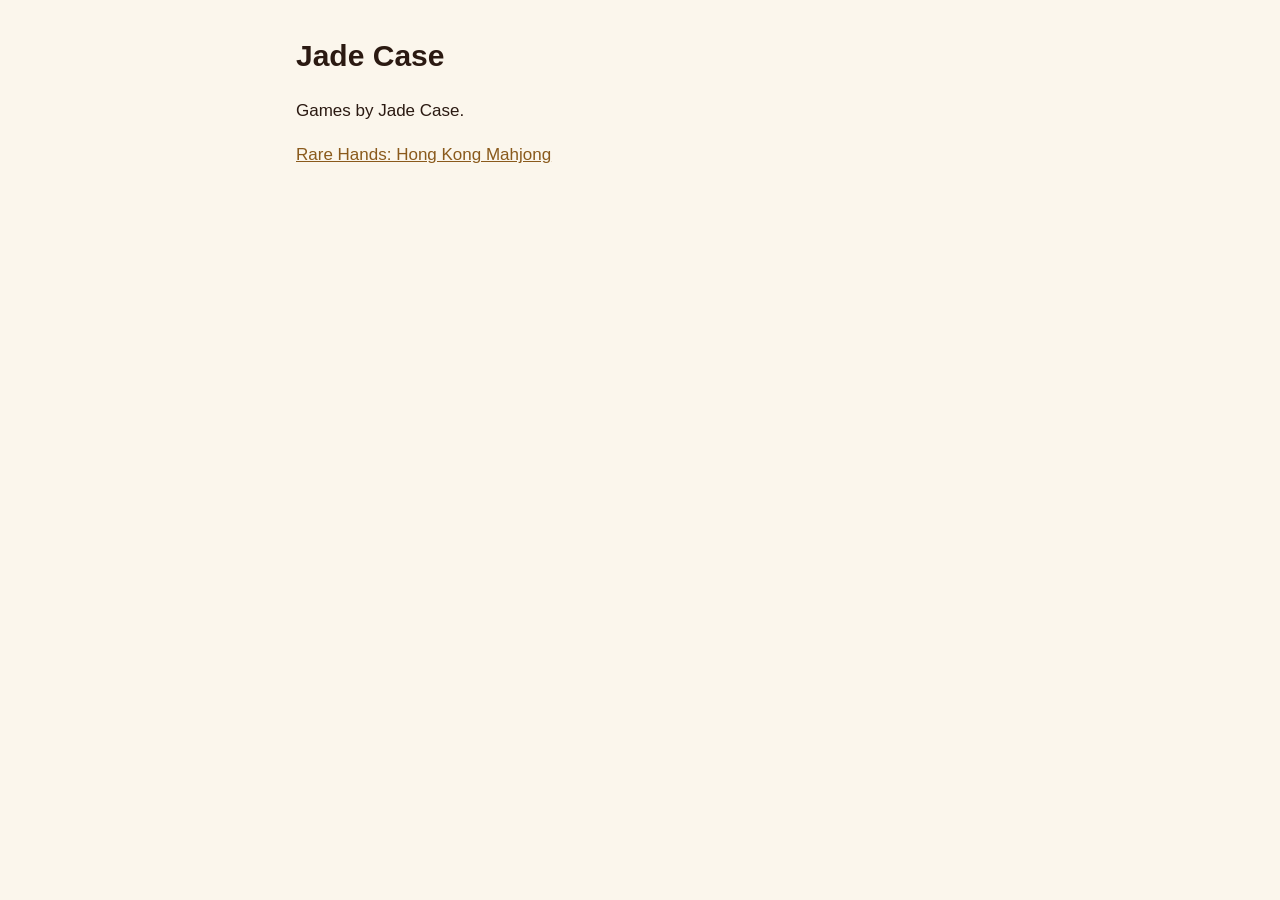
<file: index.html>
<!doctype html>
<html lang="en">
<head>
<meta charset="utf-8">
<meta name="viewport" content="width=device-width, initial-scale=1">
<title>Jade Case</title>
<link rel="stylesheet" href="rare-hands/style.css">
</head>
<body>
<main>
<h1>Jade Case</h1>
<p>Games by Jade Case.</p>
<p><a href="rare-hands/">Rare Hands: Hong Kong Mahjong</a></p>
</main>
</body>
</html>
</file>
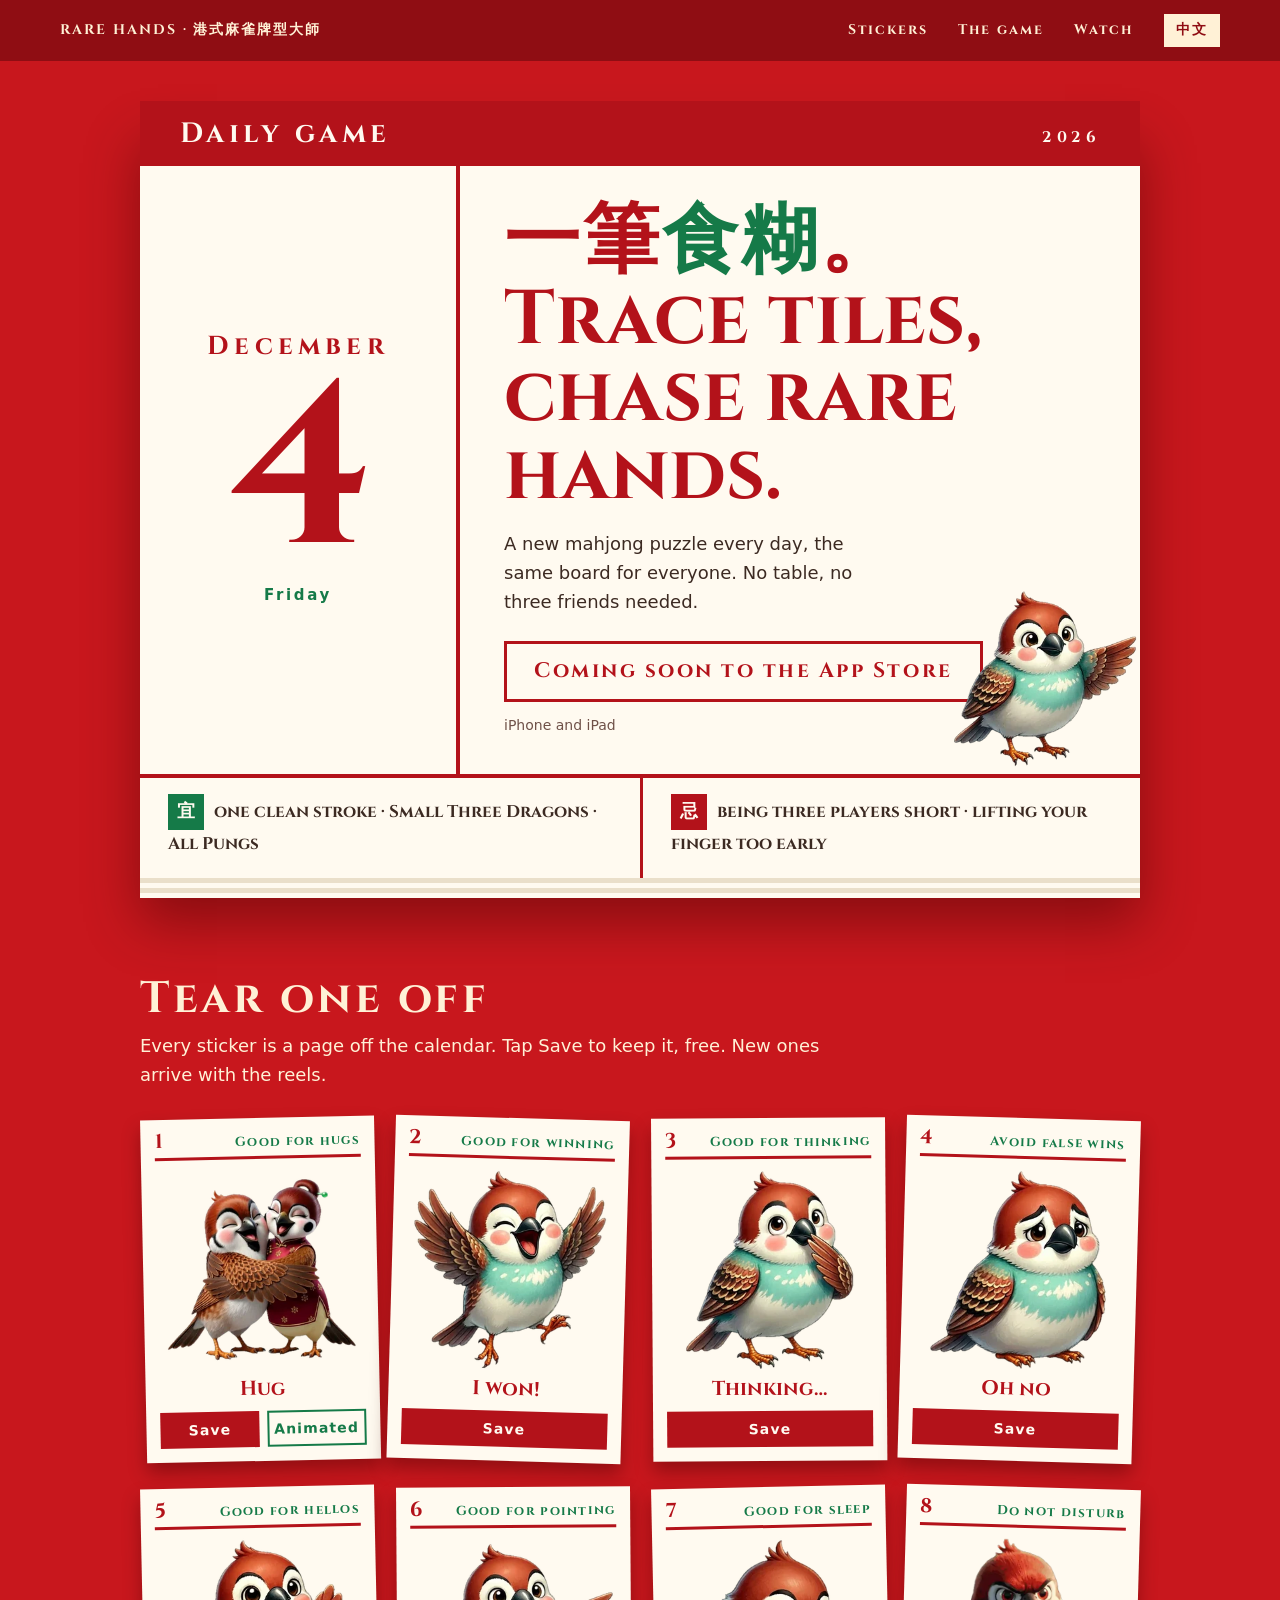
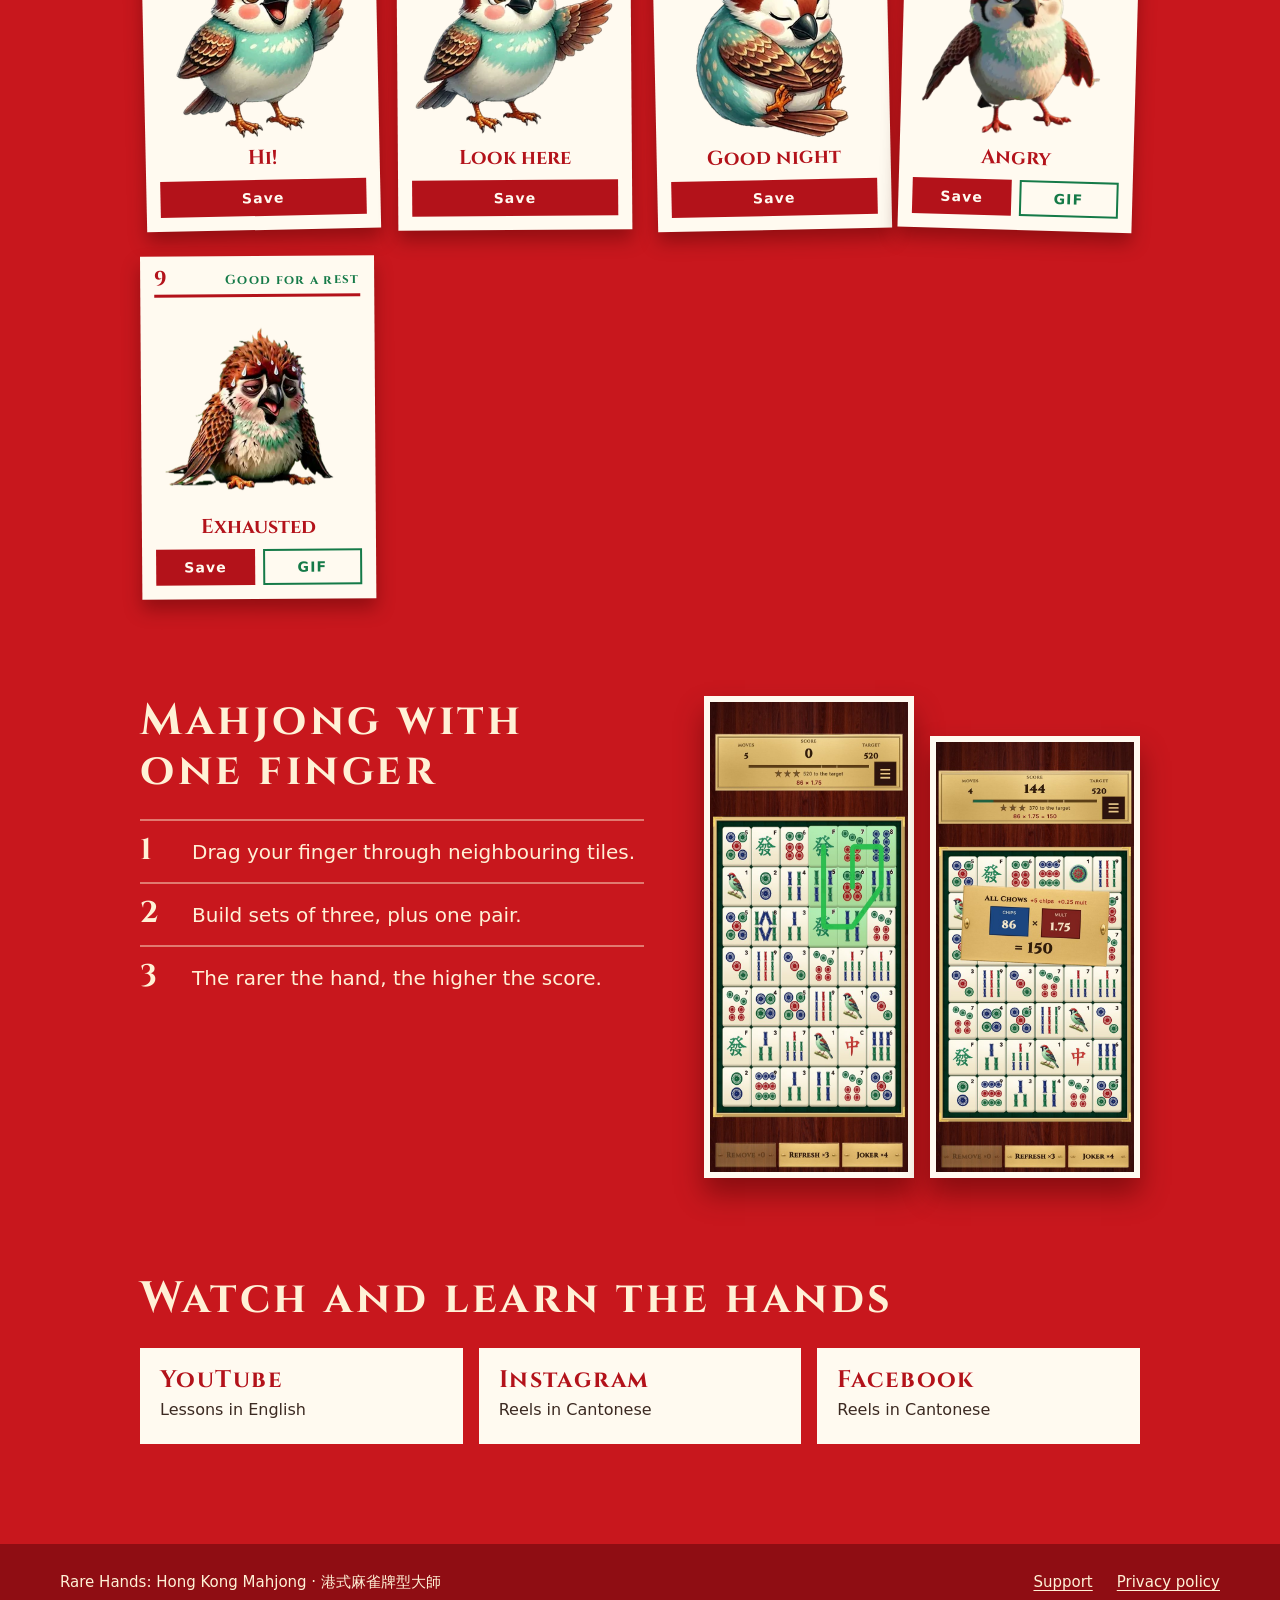
<file: rare-hands/index.html>
<!doctype html>
<html lang="en">
<head>
<meta charset="utf-8">
<meta name="viewport" content="width=device-width, initial-scale=1">
<title>Rare Hands: Hong Kong Mahjong</title>
<meta name="description" content="Rare Hands is a Hong Kong mahjong puzzle for one: trace tiles, chase rare hands. Free sparrow stickers to save and share.">
<meta name="theme-color" content="#8f0d13">
<meta property="og:title" content="Rare Hands: Hong Kong Mahjong">
<meta property="og:description" content="Trace tiles. Chase rare hands. Plus free sparrow stickers.">
<meta property="og:image" content="https://fkllfkll.github.io/rare-hands/stickers/hug.png">
<link rel="stylesheet" href="home.css">
</head>
<body>

<header class="top">
  <span>RARE HANDS · 港式麻雀牌型大師</span>
  <nav aria-label="Page">
    <a href="#stickers" data-zh="貼圖">Stickers</a>
    <a href="#game" data-zh="點玩">The game</a>
    <a href="#watch" data-zh="短片">Watch</a>
    <button class="lang" type="button" id="lang" aria-label="切換到中文">中文</button>
  </nav>
</header>

<main>
<section class="pad wrap" aria-labelledby="title">
  <div class="pad-head"><span data-zh="每日一局">Daily game</span><span id="monthYear"></span></div>
  <div class="sheet-top">
    <div class="date" aria-hidden="true">
      <div class="date-month" id="month">麻雀</div>
      <div class="date-day" id="day">中</div>
      <div class="date-week" id="week">RARE HANDS</div>
    </div>
    <div class="pitch">
      <h1 id="title"><span class="zh-line" lang="zh-Hant">一筆<em>食糊</em>。</span><span data-zh="">Trace tiles, chase rare hands.</span></h1>
      <p class="lead" data-zh="每日一局新牌陣，人人同一副牌。唔使麻雀枱，一缺三都照開枱。">A new mahjong puzzle every day, the same board for everyone. No table, no three friends needed.</p>
      <span class="get" id="get" aria-disabled="true" data-zh="即將登陸 App Store">Coming soon to the App Store</span>
      <span class="get-note" data-zh="iPhone 同 iPad">iPhone and iPad</span>
      <img class="pitch-bird" src="stickers/thumb/point.webp" alt="" width="300" height="300">
    </div>
  </div>
  <div class="almanac">
    <div><b lang="zh-Hant">宜</b><span id="good" data-zh="對對糊 · 一筆過 · 傳貼圖俾阿媽">All Pungs · one clean stroke · sending mum a sticker</span></div>
    <div><b lang="zh-Hant">忌</b><span id="bad" data-zh="詐糊 · 一缺三">False wins · being three players short</span></div>
  </div>
</section>

<section class="wall wrap" id="stickers" aria-labelledby="stickers-title">
  <h2 id="stickers-title" data-zh="撕一張，傳出去">Tear one off</h2>
  <p data-zh="每張貼圖都係一頁日曆，撳「儲存」就攞得走，免費。新貼圖跟住短片陸續有。">Every sticker is a page off the calendar. Tap Save to keep it, free. New ones arrive with the reels.</p>
  <ul class="sheets">
    <li class="sticker"><div class="sticker-no">1<span data-zh="宜攬攬">Good for hugs</span></div>
      <img src="stickers/thumb/hug.webp" alt="Two sparrows hugging cheek to cheek" width="300" height="300" loading="lazy">
      <h3 data-zh="攬攬">Hug</h3>
      <div class="sticker-save"><a href="stickers/hug.png" download="rare-hands-hug.png" data-zh="儲存">Save</a><a href="stickers/hug-animated.webp" download="rare-hands-hug-animated.webp" data-zh="動態版">Animated</a></div></li>
    <li class="sticker"><div class="sticker-no">2<span data-zh="宜食糊">Good for winning</span></div>
      <img src="stickers/thumb/cheer.webp" alt="The sparrow cheering with both wings up" width="300" height="300" loading="lazy">
      <h3 data-zh="食糊！">I won!</h3>
      <div class="sticker-save"><a href="stickers/cheer.png" download="rare-hands-i-won.png" data-zh="儲存">Save</a></div></li>
    <li class="sticker"><div class="sticker-no">3<span data-zh="宜諗清楚">Good for thinking</span></div>
      <img src="stickers/thumb/think.webp" alt="The sparrow thinking, wing on chin" width="300" height="300" loading="lazy">
      <h3 data-zh="諗緊……">Thinking…</h3>
      <div class="sticker-save"><a href="stickers/think.png" download="rare-hands-thinking.png" data-zh="儲存">Save</a></div></li>
    <li class="sticker"><div class="sticker-no">4<span data-zh="忌詐糊">Avoid false wins</span></div>
      <img src="stickers/thumb/sad.webp" alt="The sparrow looking sad" width="300" height="300" loading="lazy">
      <h3 data-zh="詐糊……">Oh no</h3>
      <div class="sticker-save"><a href="stickers/sad.png" download="rare-hands-oh-no.png" data-zh="儲存">Save</a></div></li>
    <li class="sticker"><div class="sticker-no">5<span data-zh="宜打招呼">Good for hellos</span></div>
      <img src="stickers/thumb/wave.webp" alt="The sparrow waving" width="300" height="300" loading="lazy">
      <h3 data-zh="喂！">Hi!</h3>
      <div class="sticker-save"><a href="stickers/wave.png" download="rare-hands-hi.png" data-zh="儲存">Save</a></div></li>
    <li class="sticker"><div class="sticker-no">6<span data-zh="宜睇清楚">Good for pointing</span></div>
      <img src="stickers/thumb/point.webp" alt="The sparrow pointing to one side" width="300" height="300" loading="lazy">
      <h3 data-zh="睇呢度">Look here</h3>
      <div class="sticker-save"><a href="stickers/point.png" download="rare-hands-look-here.png" data-zh="儲存">Save</a></div></li>
    <li class="sticker"><div class="sticker-no">7<span data-zh="宜早瞓">Good for sleep</span></div>
      <img src="stickers/thumb/sleep.webp" alt="The sparrow asleep" width="300" height="300" loading="lazy">
      <h3 data-zh="瞓喇">Good night</h3>
      <div class="sticker-save"><a href="stickers/sleep.png" download="rare-hands-good-night.png" data-zh="儲存">Save</a></div></li>
    <li class="sticker"><div class="sticker-no">8<span data-zh="忌搞我">Do not disturb</span></div>
      <img src="stickers/thumb/angry-animated.webp" alt="The sparrow puffing up, angry" width="300" height="300" loading="lazy">
      <h3 data-zh="嬲爆">Angry</h3>
      <div class="sticker-save"><a href="stickers/angry.png" download="rare-hands-angry.png" data-zh="儲存">Save</a><a href="stickers/angry-animated.gif" download="rare-hands-angry.gif" data-zh="動態 GIF">GIF</a></div></li>
    <li class="sticker"><div class="sticker-no">9<span data-zh="宜休息">Good for a rest</span></div>
      <img src="stickers/thumb/exhausted-animated.webp" alt="The sparrow panting, then flopping flat, exhausted" width="300" height="300" loading="lazy">
      <h3 data-zh="攰到趴低">Exhausted</h3>
      <div class="sticker-save"><a href="stickers/exhausted.png" download="rare-hands-exhausted.png" data-zh="儲存">Save</a><a href="stickers/exhausted-animated.gif" download="rare-hands-exhausted.gif" data-zh="動態 GIF">GIF</a></div></li>
  </ul>
</section>

<section class="wall wrap play" id="game" aria-labelledby="game-title">
  <div>
    <h2 id="game-title" data-zh="一隻手指打麻雀">Mahjong with one finger</h2>
    <ol class="steps">
      <li data-zh="手指劃過相連嘅牌。">Drag your finger through neighbouring tiles.</li>
      <li data-zh="砌出刻子、順子，再加一對眼。">Build sets of three, plus one pair.</li>
      <li data-zh="牌型越罕有，分數越高。">The rarer the hand, the higher the score.</li>
    </ol>
  </div>
  <div class="shots">
    <img src="img/trace-en.jpg" data-src-zh="img/trace-zh.jpg" alt="The board with a line traced through six tiles" width="660" height="1434" loading="lazy">
    <img src="img/score-en.jpg" data-src-zh="img/score-zh.jpg" alt="The score plate after a hand" width="660" height="1434" loading="lazy">
  </div>
</section>

<section class="wall wrap" id="watch" aria-labelledby="watch-title">
  <h2 id="watch-title" data-zh="睇短片，學牌型">Watch and learn the hands</h2>
  <ul class="channels">
    <li><a href="https://www.youtube.com/@rarehandhkmahjong" rel="noopener"><strong>YouTube</strong><span data-zh="英文教學短片">Lessons in English</span></a></li>
    <li><a href="https://www.instagram.com/rarehandhkmahjong/" rel="noopener"><strong>Instagram</strong><span data-zh="廣東話短片">Reels in Cantonese</span></a></li>
    <li><a href="https://www.facebook.com/rarehandhkmahjong" rel="noopener"><strong>Facebook</strong><span data-zh="廣東話短片">Reels in Cantonese</span></a></li>
  </ul>
</section>
</main>

<footer>
  <span>Rare Hands: Hong Kong Mahjong · 港式麻雀牌型大師</span>
  <nav aria-label="Help"><a href="support.html" data-zh="支援">Support</a><a href="privacy.html" data-zh="私隱政策">Privacy policy</a></nav>
</footer>

<script>
(function () {
  // Set this once the game is live; the button then becomes a link.
  var APP_STORE_URL = "";
  var GOOD = [["All Pungs", "對對糊"], ["one clean stroke", "一筆過"], ["sending mum a sticker", "傳貼圖俾阿媽"], ["All Chows", "平糊"], ["Small Three Dragons", "小三元"], ["All Honors", "字一色"], ["a quick game on the bus", "搭車打返局"]];
  var BAD = [["False wins", "詐糊"], ["being three players short", "一缺三"], ["shaky fingers", "手震"], ["greed", "貪心"], ["lifting your finger too early", "太早鬆手"]];
  var WEEK_ZH = ["星期日", "星期一", "星期二", "星期三", "星期四", "星期五", "星期六"];
  var MONTH_ZH = ["一月", "二月", "三月", "四月", "五月", "六月", "七月", "八月", "九月", "十月", "十一月", "十二月"];
  var now = new Date(), dayNo = Math.floor(now.getTime() / 864e5), lang = "en";
  var $ = function (id) { return document.getElementById(id); };
  function pick(list, n, seed) { var out = []; for (var i = 0; i < n; i++) out.push(list[(seed + i * 3) % list.length]); return out; }

  // Remember each element's English text once, then swap by language.
  var nodes = [].slice.call(document.querySelectorAll("[data-zh]"));
  nodes.forEach(function (el) { el.setAttribute("data-en", el.textContent); });
  var shots = [].slice.call(document.querySelectorAll("[data-src-zh]"));
  shots.forEach(function (el) { el.setAttribute("data-src-en", el.getAttribute("src")); });

  function render() {
    var zh = lang === "zh", i = zh ? 1 : 0;
    document.documentElement.lang = zh ? "zh-Hant" : "en";
    nodes.forEach(function (el) { el.textContent = el.getAttribute(zh ? "data-zh" : "data-en"); });
    shots.forEach(function (el) { el.src = el.getAttribute(zh ? "data-src-zh" : "data-src-en"); });
    $("day").textContent = now.getDate();
    $("month").textContent = zh ? MONTH_ZH[now.getMonth()] : now.toLocaleDateString("en", { month: "long" });
    $("week").textContent = zh ? WEEK_ZH[now.getDay()] : now.toLocaleDateString("en", { weekday: "long" });
    $("monthYear").textContent = zh ? now.getFullYear() + " 年" : String(now.getFullYear());
    $("good").textContent = pick(GOOD, 3, dayNo).map(function (p) { return p[i]; }).join(" · ");
    $("bad").textContent = pick(BAD, 2, dayNo).map(function (p) { return p[i]; }).join(" · ");
    $("lang").textContent = zh ? "EN" : "中文";
    $("lang").setAttribute("aria-label", zh ? "Switch to English" : "切換到中文");
    if (APP_STORE_URL) $("get").textContent = zh ? "下載遊戲" : "Get the game";
  }

  try { lang = localStorage.getItem("lang") || ((navigator.language || "").toLowerCase().indexOf("zh") === 0 ? "zh" : "en"); } catch (e) {}
  var asked = /[?&]lang=(en|zh)\b/.exec(location.search); // a link can pick the language: ?lang=zh
  if (asked) lang = asked[1];
  $("lang").addEventListener("click", function () {
    lang = lang === "zh" ? "en" : "zh";
    try { localStorage.setItem("lang", lang); } catch (e) {}
    render();
  });

  if (APP_STORE_URL) {
    var a = document.createElement("a"), old = $("get");
    a.className = "get"; a.id = "get"; a.href = APP_STORE_URL;
    a.setAttribute("data-en", "Get the game"); a.setAttribute("data-zh", "下載遊戲");
    old.parentNode.replaceChild(a, old); nodes[nodes.indexOf(old)] = a;
  }
  render();

  // Saving: on phones the share sheet (save to Photos, send to a chat); elsewhere the link downloads the file.
  document.querySelectorAll(".sticker-save a").forEach(function (link) {
    link.addEventListener("click", function (ev) {
      var card = link.closest(".sticker");
      card.classList.remove("torn"); void card.offsetWidth; card.classList.add("torn");
      if (!navigator.canShare || !window.matchMedia("(pointer: coarse)").matches) return;
      ev.preventDefault();
      fetch(link.href).then(function (r) { return r.blob(); }).then(function (blob) {
        var file = new File([blob], link.getAttribute("download"), { type: blob.type });
        if (!navigator.canShare({ files: [file] })) throw new Error("cannot share files");
        return navigator.share({ files: [file] });
      }).catch(function (err) { if (err && err.name !== "AbortError") window.location.href = link.href; });
    });
  });
})();
</script>
</body>
</html>
</file>
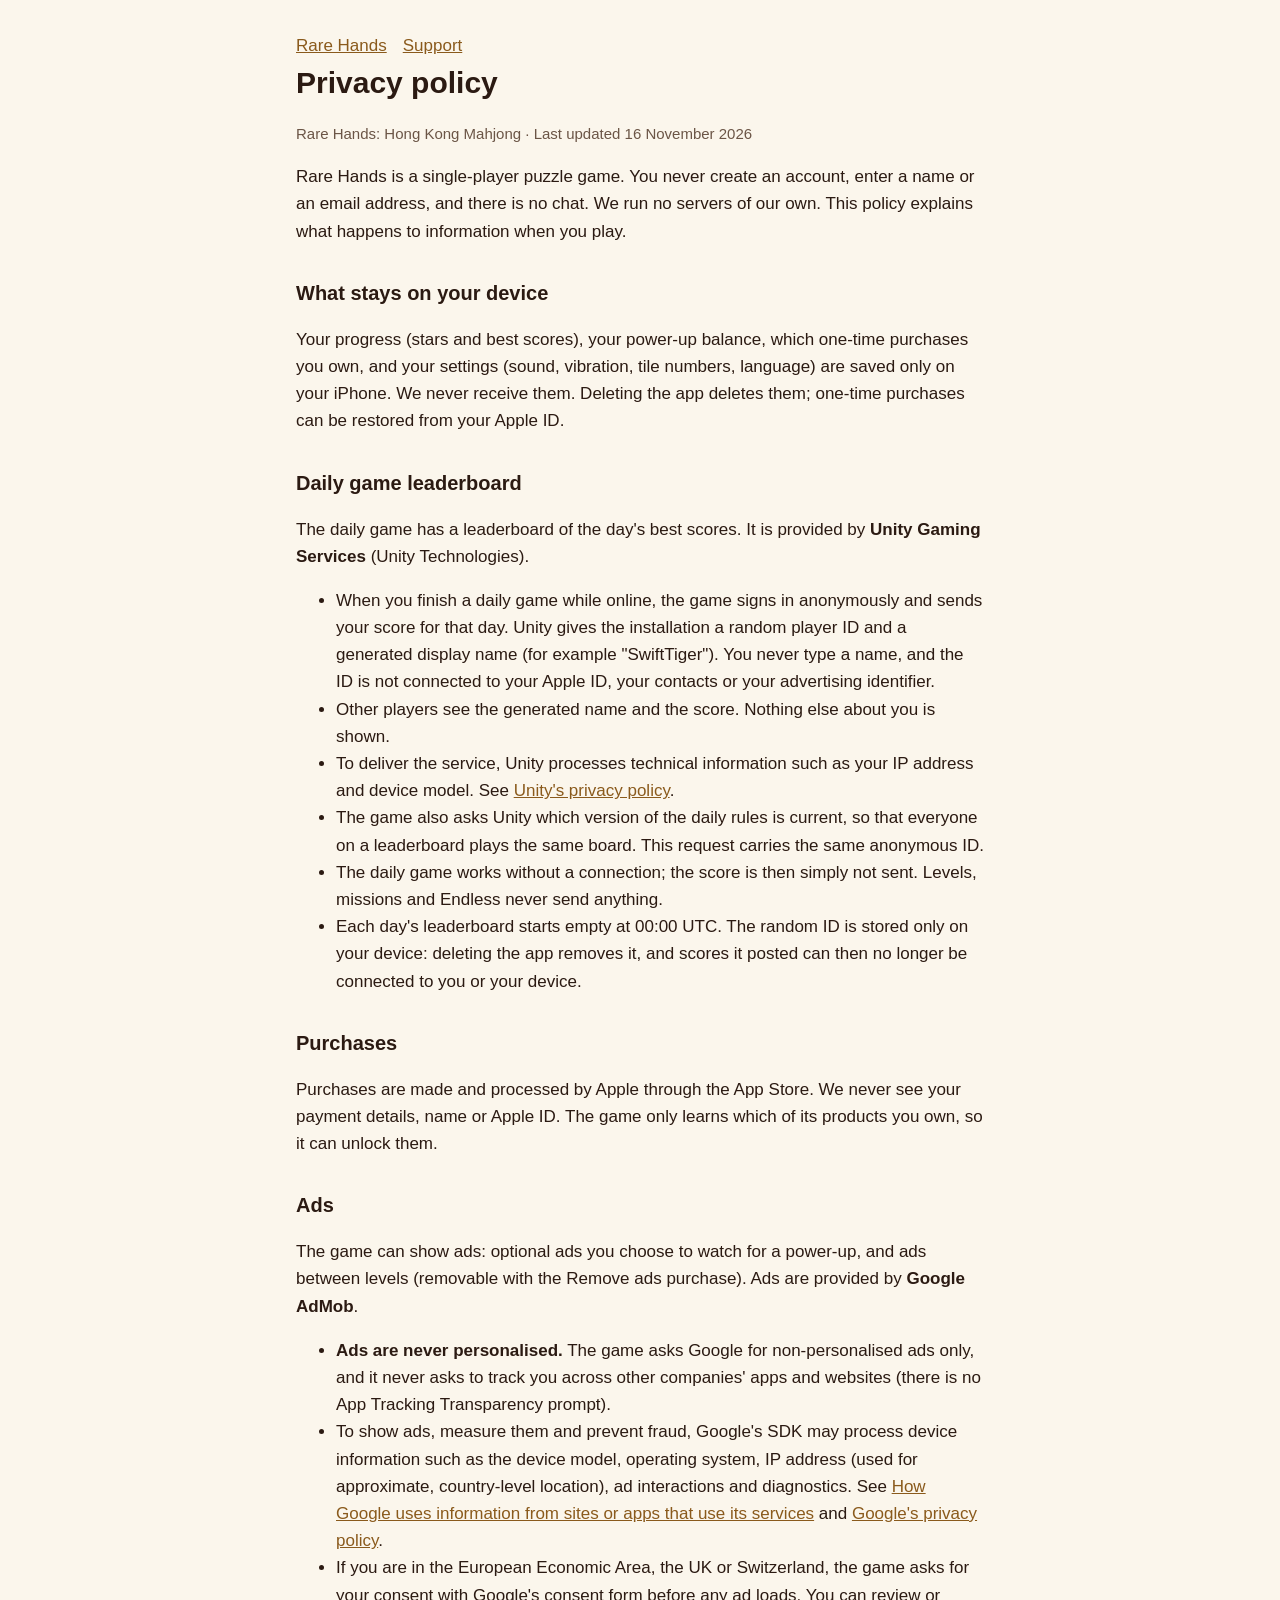
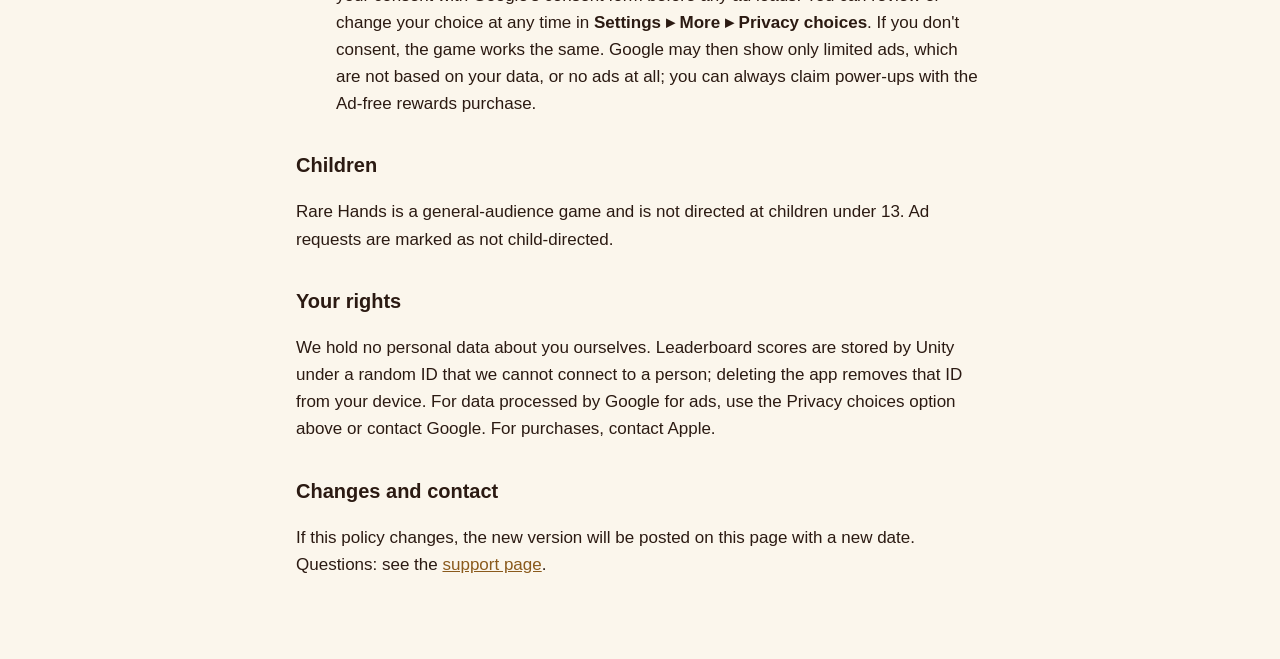
<file: rare-hands/privacy.html>
<!doctype html>
<html lang="en">
<head>
<meta charset="utf-8">
<meta name="viewport" content="width=device-width, initial-scale=1">
<title>Rare Hands · Privacy policy</title>
<link rel="stylesheet" href="style.css">
</head>
<body>
<main>
<nav><a href="index.html">Rare Hands</a><a href="support.html">Support</a></nav>
<h1>Privacy policy</h1>
<p class="muted">Rare Hands: Hong Kong Mahjong · Last updated 16 November 2026</p>

<p>Rare Hands is a single-player puzzle game. You never create an account, enter a name or an email address, and there is no chat. We run no servers of our own. This policy explains what happens to information when you play.</p>

<h2>What stays on your device</h2>
<p>Your progress (stars and best scores), your power-up balance, which one-time purchases you own, and your settings (sound, vibration, tile numbers, language) are saved only on your iPhone. We never receive them. Deleting the app deletes them; one-time purchases can be restored from your Apple ID.</p>

<h2>Daily game leaderboard</h2>
<p>The daily game has a leaderboard of the day's best scores. It is provided by <strong>Unity Gaming Services</strong> (Unity Technologies).</p>
<ul>
<li>When you finish a daily game while online, the game signs in anonymously and sends your score for that day. Unity gives the installation a random player ID and a generated display name (for example "SwiftTiger"). You never type a name, and the ID is not connected to your Apple ID, your contacts or your advertising identifier.</li>
<li>Other players see the generated name and the score. Nothing else about you is shown.</li>
<li>To deliver the service, Unity processes technical information such as your IP address and device model. See <a href="https://unity.com/legal/privacy-policy">Unity's privacy policy</a>.</li>
<li>The game also asks Unity which version of the daily rules is current, so that everyone on a leaderboard plays the same board. This request carries the same anonymous ID.</li>
<li>The daily game works without a connection; the score is then simply not sent. Levels, missions and Endless never send anything.</li>
<li>Each day's leaderboard starts empty at 00:00 UTC. The random ID is stored only on your device: deleting the app removes it, and scores it posted can then no longer be connected to you or your device.</li>
</ul>

<h2>Purchases</h2>
<p>Purchases are made and processed by Apple through the App Store. We never see your payment details, name or Apple ID. The game only learns which of its products you own, so it can unlock them.</p>

<h2>Ads</h2>
<p>The game can show ads: optional ads you choose to watch for a power-up, and ads between levels (removable with the Remove ads purchase). Ads are provided by <strong>Google AdMob</strong>.</p>
<ul>
<li><strong>Ads are never personalised.</strong> The game asks Google for non-personalised ads only, and it never asks to track you across other companies' apps and websites (there is no App Tracking Transparency prompt).</li>
<li>To show ads, measure them and prevent fraud, Google's SDK may process device information such as the device model, operating system, IP address (used for approximate, country-level location), ad interactions and diagnostics. See <a href="https://policies.google.com/technologies/partner-sites">How Google uses information from sites or apps that use its services</a> and <a href="https://policies.google.com/privacy">Google's privacy policy</a>.</li>
<li>If you are in the European Economic Area, the UK or Switzerland, the game asks for your consent with Google's consent form before any ad loads. You can review or change your choice at any time in <strong>Settings ▸ More ▸ Privacy choices</strong>. If you don't consent, the game works the same. Google may then show only limited ads, which are not based on your data, or no ads at all; you can always claim power-ups with the Ad-free rewards purchase.</li>
</ul>

<h2>Children</h2>
<p>Rare Hands is a general-audience game and is not directed at children under 13. Ad requests are marked as not child-directed.</p>

<h2>Your rights</h2>
<p>We hold no personal data about you ourselves. Leaderboard scores are stored by Unity under a random ID that we cannot connect to a person; deleting the app removes that ID from your device. For data processed by Google for ads, use the Privacy choices option above or contact Google. For purchases, contact Apple.</p>

<h2>Changes and contact</h2>
<p>If this policy changes, the new version will be posted on this page with a new date. Questions: see the <a href="support.html">support page</a>.</p>
</main>
</body>
</html>
</file>
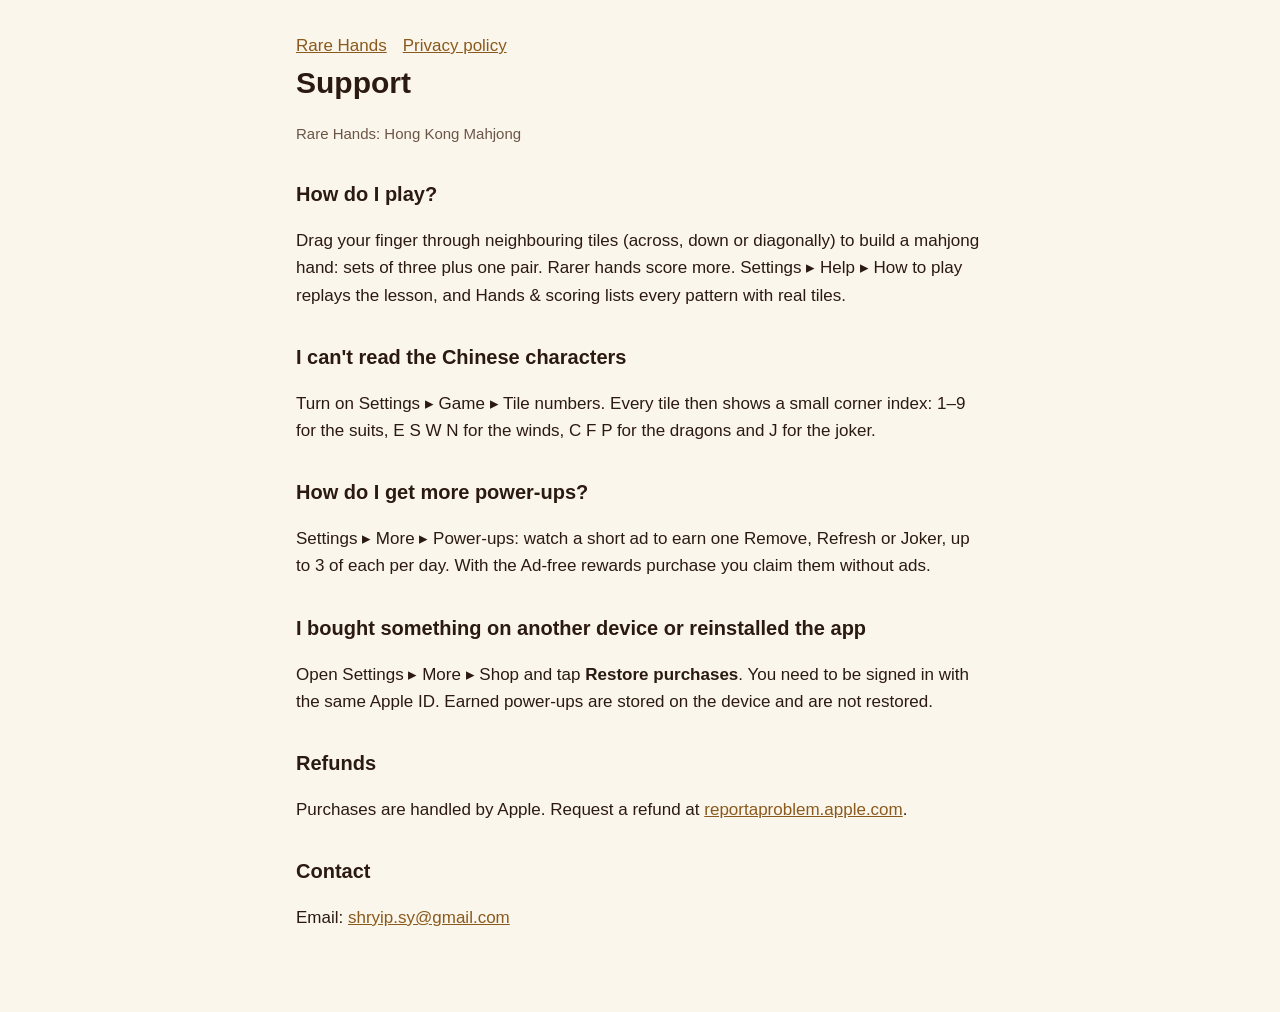
<file: rare-hands/support.html>
<!doctype html>
<html lang="en">
<head>
<meta charset="utf-8">
<meta name="viewport" content="width=device-width, initial-scale=1">
<title>Rare Hands · Support</title>
<link rel="stylesheet" href="style.css">
</head>
<body>
<main>
<nav><a href="index.html">Rare Hands</a><a href="privacy.html">Privacy policy</a></nav>
<h1>Support</h1>
<p class="muted">Rare Hands: Hong Kong Mahjong</p>

<h2>How do I play?</h2>
<p>Drag your finger through neighbouring tiles (across, down or diagonally) to build a mahjong hand: sets of three plus one pair. Rarer hands score more. Settings ▸ Help ▸ How to play replays the lesson, and Hands &amp; scoring lists every pattern with real tiles.</p>

<h2>I can't read the Chinese characters</h2>
<p>Turn on Settings ▸ Game ▸ Tile numbers. Every tile then shows a small corner index: 1–9 for the suits, E S W N for the winds, C F P for the dragons and J for the joker.</p>

<h2>How do I get more power-ups?</h2>
<p>Settings ▸ More ▸ Power-ups: watch a short ad to earn one Remove, Refresh or Joker, up to 3 of each per day. With the Ad-free rewards purchase you claim them without ads.</p>

<h2>I bought something on another device or reinstalled the app</h2>
<p>Open Settings ▸ More ▸ Shop and tap <strong>Restore purchases</strong>. You need to be signed in with the same Apple ID. Earned power-ups are stored on the device and are not restored.</p>

<h2>Refunds</h2>
<p>Purchases are handled by Apple. Request a refund at <a href="https://reportaproblem.apple.com">reportaproblem.apple.com</a>.</p>

<h2>Contact</h2>
<p>Email: <a href="mailto:shryip.sy@gmail.com">shryip.sy@gmail.com</a></p>
</main>
</body>
</html>
</file>
<file: rare-hands/style.css>
:root { --bg: #fbf6ec; --text: #2b1a12; --muted: #6b5546; --accent: #8a5a1c; --rule: #e3d6c1; }
@media (prefers-color-scheme: dark) { :root { --bg: #1e120d; --text: #f1e4cf; --muted: #c9b59b; --accent: #e3be72; --rule: #4a3527; } }
* { box-sizing: border-box; }
body { margin: 0; background: var(--bg); color: var(--text); font: 17px/1.6 -apple-system, BlinkMacSystemFont, "Segoe UI", Roboto, sans-serif; }
main { max-width: 720px; margin: 0 auto; padding: 32px 16px 64px; }
h1 { font-size: 30px; margin: 0 0 4px; }
h2 { font-size: 20px; margin: 32px 0 8px; }
p, li { color: var(--text); }
.muted { color: var(--muted); font-size: 15px; }
a { color: var(--accent); }
hr { border: 0; border-top: 1px solid var(--rule); margin: 32px 0; }
nav a { margin-right: 16px; }
</file>
<file: rare-hands/home.css>
/* Rare Hands home page: a Hong Kong tear-off wall calendar. support.html and privacy.html keep style.css. */
@font-face { font-family: "Cinzel"; src: url("fonts/Cinzel-Bold.ttf") format("truetype"); font-weight: 700; font-display: swap; }

:root {
  --wall: #c8171d; --wall-deep: #8f0d13; --paper: #fffaf0; --paper-edge: #eadfca;
  --red: #b3121a; --green: #157a48; --ink: #3c2a22; --ink-soft: #6f5148; --on-wall: #fff1d6;
  --display: "Cinzel", "Songti TC", "Noto Serif CJK TC", "Source Han Serif TC", "PMingLiU", serif;
  --text: system-ui, -apple-system, "PingFang HK", "Noto Sans TC", "Microsoft JhengHei", sans-serif;
  --ease: cubic-bezier(.16, 1, .3, 1);
}
* { box-sizing: border-box; margin: 0; }
html { scroll-behavior: smooth; }
body { background: var(--wall); color: var(--on-wall); font: 18px/1.6 var(--text); -webkit-text-size-adjust: 100%; }
::selection { background: var(--green); color: var(--paper); }
a { color: inherit; text-underline-offset: .2em; }
:focus-visible { outline: 3px solid var(--green); outline-offset: 3px; }
.wall :focus-visible, .top :focus-visible, footer :focus-visible { outline-color: var(--on-wall); }
img { max-width: 100%; height: auto; display: block; }

/* The nail strip the pad hangs from */
.top { background: var(--wall-deep); display: flex; justify-content: space-between; align-items: center; gap: 16px; padding: 14px clamp(16px, 5vw, 60px); font: 700 14px/1.2 var(--display); letter-spacing: .14em; }
.top nav { display: flex; align-items: center; gap: clamp(12px, 2.4vw, 30px); }
.top a { text-decoration: none; padding: 6px 0; }
.top a:hover { text-decoration: underline; }
.lang { font: inherit; letter-spacing: inherit; color: var(--wall-deep); background: var(--on-wall); border: 0; padding: 8px 12px; cursor: pointer; }
.lang:hover { background: #fff; }

.wrap { width: min(1000px, 100% - 32px); margin-inline: auto; }

/* The calendar pad */
.pad { margin-top: clamp(20px, 4vw, 40px); background: var(--paper); color: var(--red); box-shadow: 0 5px 0 var(--paper-edge), 0 10px 0 var(--paper), 0 15px 0 var(--paper-edge), 0 20px 0 var(--paper), 0 44px 50px rgba(60, 0, 0, .45); }
.pad-head { background: var(--red); color: var(--paper); display: flex; justify-content: space-between; align-items: baseline; gap: 12px; padding: 16px clamp(16px, 4vw, 40px); font: 700 clamp(18px, 3vw, 28px)/1.2 var(--display); letter-spacing: .16em; }
.pad-head span:last-child { font-size: .55em; }
.sheet-top { display: grid; grid-template-columns: 320px 1fr; border-bottom: 4px solid var(--red); }
.date { border-right: 4px solid var(--red); padding: 22px 20px 26px; text-align: center; display: flex; flex-direction: column; justify-content: center; }
.date-month { font: 700 26px/1.3 var(--display); letter-spacing: .2em; }
.date-day { font: 700 clamp(150px, 22vw, 230px)/.95 var(--display); letter-spacing: -.03em; font-variant-numeric: lining-nums; }
.date-week { font: 700 15px/1.6 var(--text); letter-spacing: .18em; color: var(--green); }
.pitch { padding: clamp(22px, 4vw, 38px) clamp(18px, 4vw, 44px); position: relative; }
h1 { font: 700 clamp(40px, 7vw, 76px)/1.02 var(--display); text-wrap: balance; }
h1 .zh-line { display: block; letter-spacing: .04em; }
h1 em { font-style: normal; color: var(--green); }
.lead { color: var(--ink); max-width: 30em; margin-top: 16px; padding-right: clamp(0px, 14vw, 170px); }
.get { display: inline-block; margin-top: 24px; background: var(--red); color: var(--paper); font: 700 21px/1.2 var(--display); letter-spacing: .12em; padding: 18px 30px; text-decoration: none; transition: background .2s var(--ease), transform .2s var(--ease); }
a.get:hover { background: var(--green); transform: translateY(-2px); }
.get[aria-disabled="true"] { background: var(--paper); color: var(--red); outline: 3px solid var(--red); outline-offset: -3px; }
.get-note { display: block; margin-top: 12px; font-size: 14px; color: var(--ink-soft); }
.pitch-bird { position: absolute; right: 0; bottom: 0; width: clamp(110px, 17vw, 190px); }
.almanac { display: grid; grid-template-columns: 1fr 1fr; }
.almanac div { padding: 16px clamp(16px, 3vw, 28px) 20px; font: 700 17px/1.6 var(--display); color: var(--ink); }
.almanac div + div { border-left: 3px solid var(--red); }
.almanac b { display: inline-block; width: 2em; height: 2em; line-height: 2em; text-align: center; margin-right: 10px; color: var(--paper); background: var(--green); font-size: 18px; }
.almanac div + div b { background: var(--red); }

/* Sections on the wall */
.wall { padding-top: clamp(56px, 9vw, 96px); }
h2 { font: 700 clamp(28px, 5vw, 44px)/1.15 var(--display); letter-spacing: .08em; text-wrap: balance; }
.wall > p { max-width: 38em; margin-top: 8px; }

.sheets { list-style: none; padding: 0; margin-top: 28px; display: grid; grid-template-columns: repeat(4, 1fr); gap: 26px 22px; }
.sticker { background: var(--paper); color: var(--red); padding: 12px 14px 14px; transform: rotate(var(--tilt, -1.2deg)); transform-origin: 50% 0; box-shadow: 0 10px 18px rgba(60, 0, 0, .38); transition: transform .35s var(--ease), box-shadow .35s var(--ease); }
.sticker:nth-child(even) { --tilt: 1.6deg; }
.sticker:nth-child(3n) { --tilt: -.4deg; }
.sticker:hover, .sticker:focus-within { transform: rotate(0) translateY(-6px); box-shadow: 0 20px 26px rgba(60, 0, 0, .42); }
.sticker.torn { animation: tear .7s var(--ease); }
@keyframes tear { 35% { transform: rotate(7deg) translateY(-18px); clip-path: inset(0 0 0 0); } 100% { transform: rotate(var(--tilt, -1.2deg)); } }
.sticker-no { display: flex; justify-content: space-between; align-items: baseline; border-bottom: 3px solid var(--red); padding-bottom: 6px; font: 700 20px/1 var(--display); }
.sticker-no span { font-size: 13px; color: var(--green); letter-spacing: .1em; }
.sticker img { width: 100%; aspect-ratio: 1; object-fit: contain; margin: 8px 0 4px; }
.sticker h3 { font: 700 20px/1.2 var(--display); text-align: center; }
.sticker-save { display: flex; gap: 8px; margin-top: 10px; }
.sticker-save a { flex: 1; text-align: center; text-decoration: none; font: 700 14px/1.2 var(--text); letter-spacing: .08em; padding: 10px 6px; background: var(--red); color: var(--paper); transition: background .2s var(--ease); }
.sticker-save a + a { background: var(--paper); color: var(--green); outline: 2px solid var(--green); outline-offset: -2px; }
.sticker-save a:hover { background: var(--green); color: var(--paper); }

.play { display: grid; grid-template-columns: 1fr auto; gap: clamp(24px, 5vw, 60px); align-items: start; }
.steps { list-style: none; padding: 0; margin-top: 22px; counter-reset: step; }
.steps li { counter-increment: step; display: grid; grid-template-columns: 2.6em 1fr; align-items: baseline; padding: 14px 0; border-top: 2px solid rgba(255, 241, 214, .45); font-size: 20px; }
.steps li::before { content: counter(step); font: 700 30px/1 var(--display); }
.shots { display: flex; gap: 16px; }
.shots img { width: clamp(130px, 19vw, 210px); border: 6px solid var(--paper); box-shadow: 0 16px 26px rgba(60, 0, 0, .45); }
.shots img + img { margin-top: 40px; }

.channels { list-style: none; padding: 0; margin-top: 24px; display: grid; grid-template-columns: repeat(3, 1fr); gap: 16px; }
.channels a { display: block; background: var(--paper); color: var(--red); text-decoration: none; padding: 18px 20px 20px; transition: transform .25s var(--ease); }
.channels a:hover { transform: translateY(-4px); }
.channels strong { display: block; font: 700 24px/1.2 var(--display); letter-spacing: .06em; }
.channels span { color: var(--ink); font-size: 16px; }

footer { margin-top: clamp(60px, 9vw, 100px); background: var(--wall-deep); padding: 26px clamp(16px, 5vw, 60px) 34px; font-size: 15px; display: flex; flex-wrap: wrap; gap: 8px 28px; justify-content: space-between; }
footer nav { display: flex; gap: 24px; }

@media (max-width: 760px) {
  .top span { display: none; }
  .top { justify-content: flex-end; }
  .sheet-top { grid-template-columns: 1fr; }
  .date { border-right: 0; border-bottom: 4px solid var(--red); flex-direction: row; align-items: center; justify-content: space-between; text-align: left; padding: 10px 18px; gap: 12px; }
  .date-day { font-size: 96px; order: -1; }
  .date-month, .date-week { font-size: 15px; letter-spacing: .14em; }
  .pitch { padding-bottom: 92px; }
  .pitch-bird { width: 104px; right: 10px; }
  .lead { padding-right: 0; }
  .sticker-no span { font-size: 11px; letter-spacing: .04em; text-align: right; }
  .almanac { grid-template-columns: 1fr; }
  .almanac div + div { border-left: 0; border-top: 3px solid var(--red); }
  .sheets { grid-template-columns: repeat(2, 1fr); gap: 20px 14px; }
  .play { grid-template-columns: 1fr; }
  .shots { justify-content: center; }
  .channels { grid-template-columns: 1fr; }
}
@media (prefers-reduced-motion: reduce) {
  html { scroll-behavior: auto; }
  *, *::before, *::after { animation: none !important; transition: none !important; }
}
</file>
